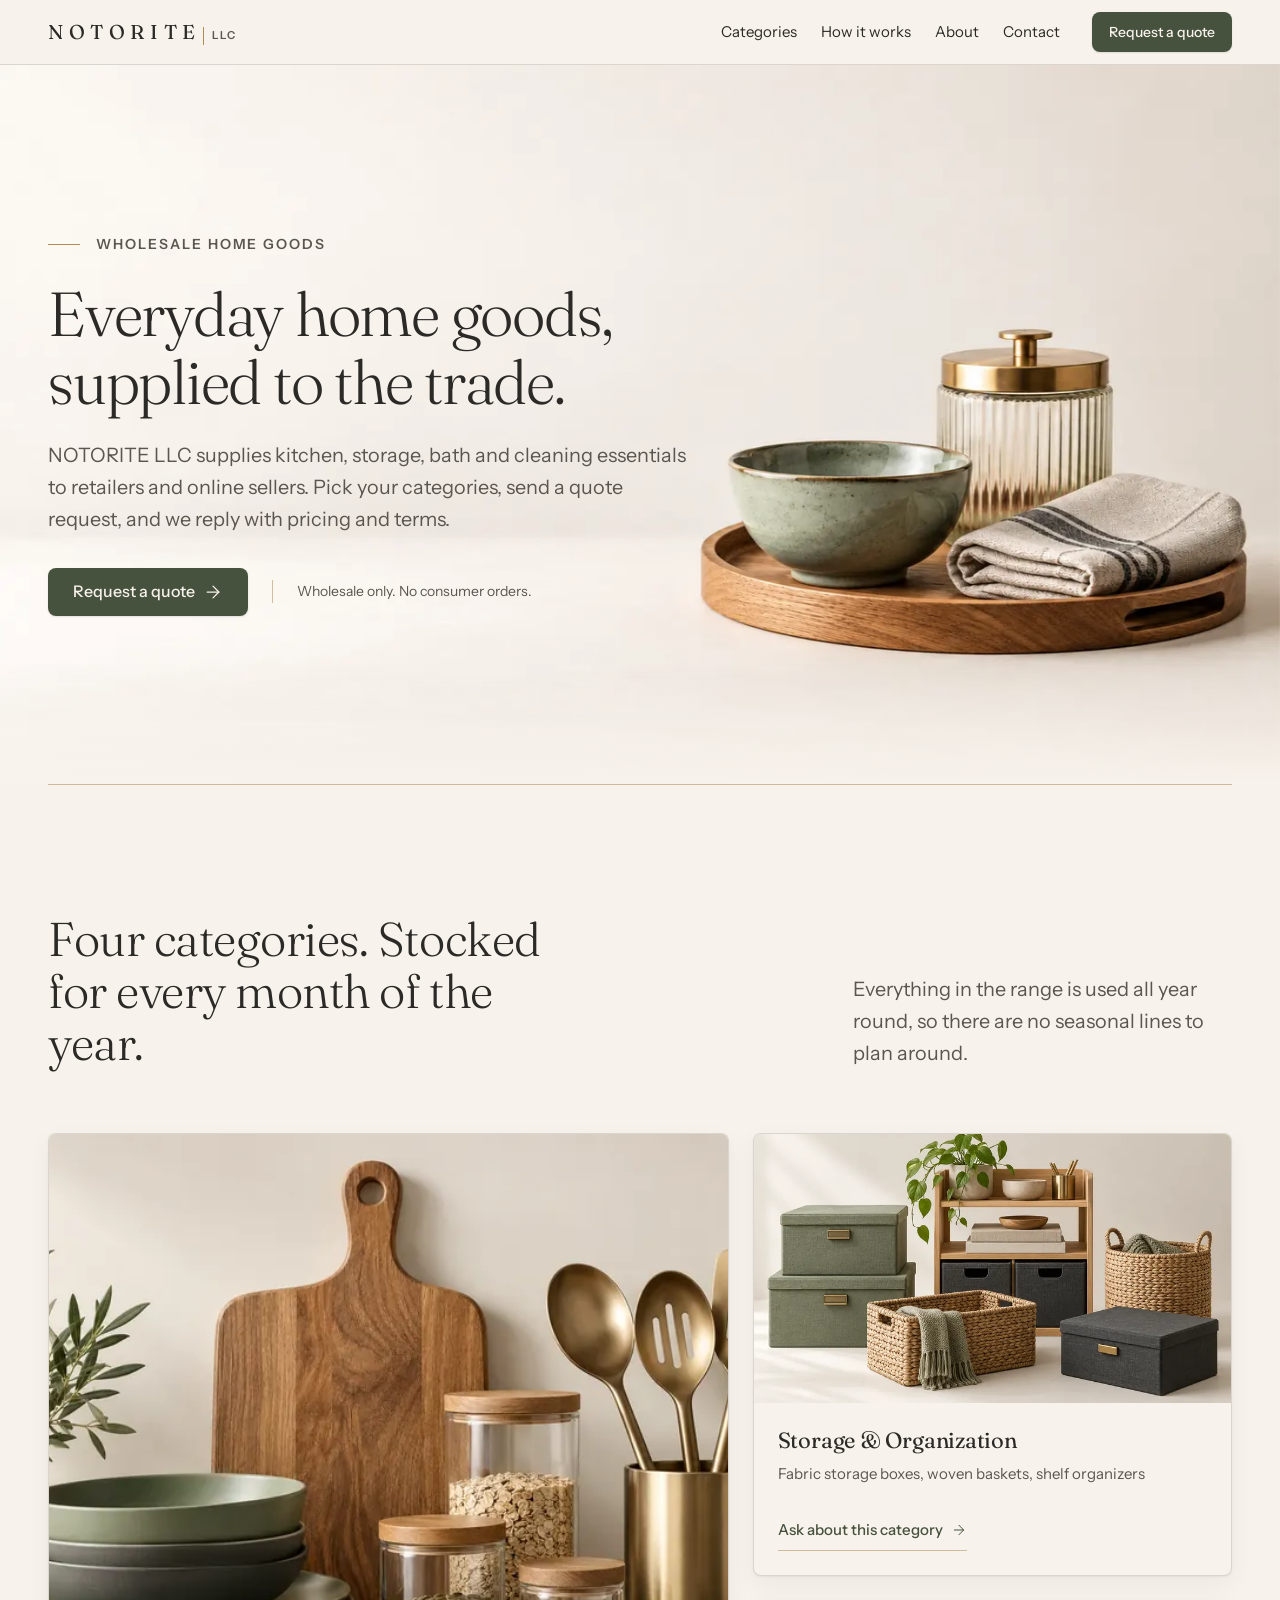
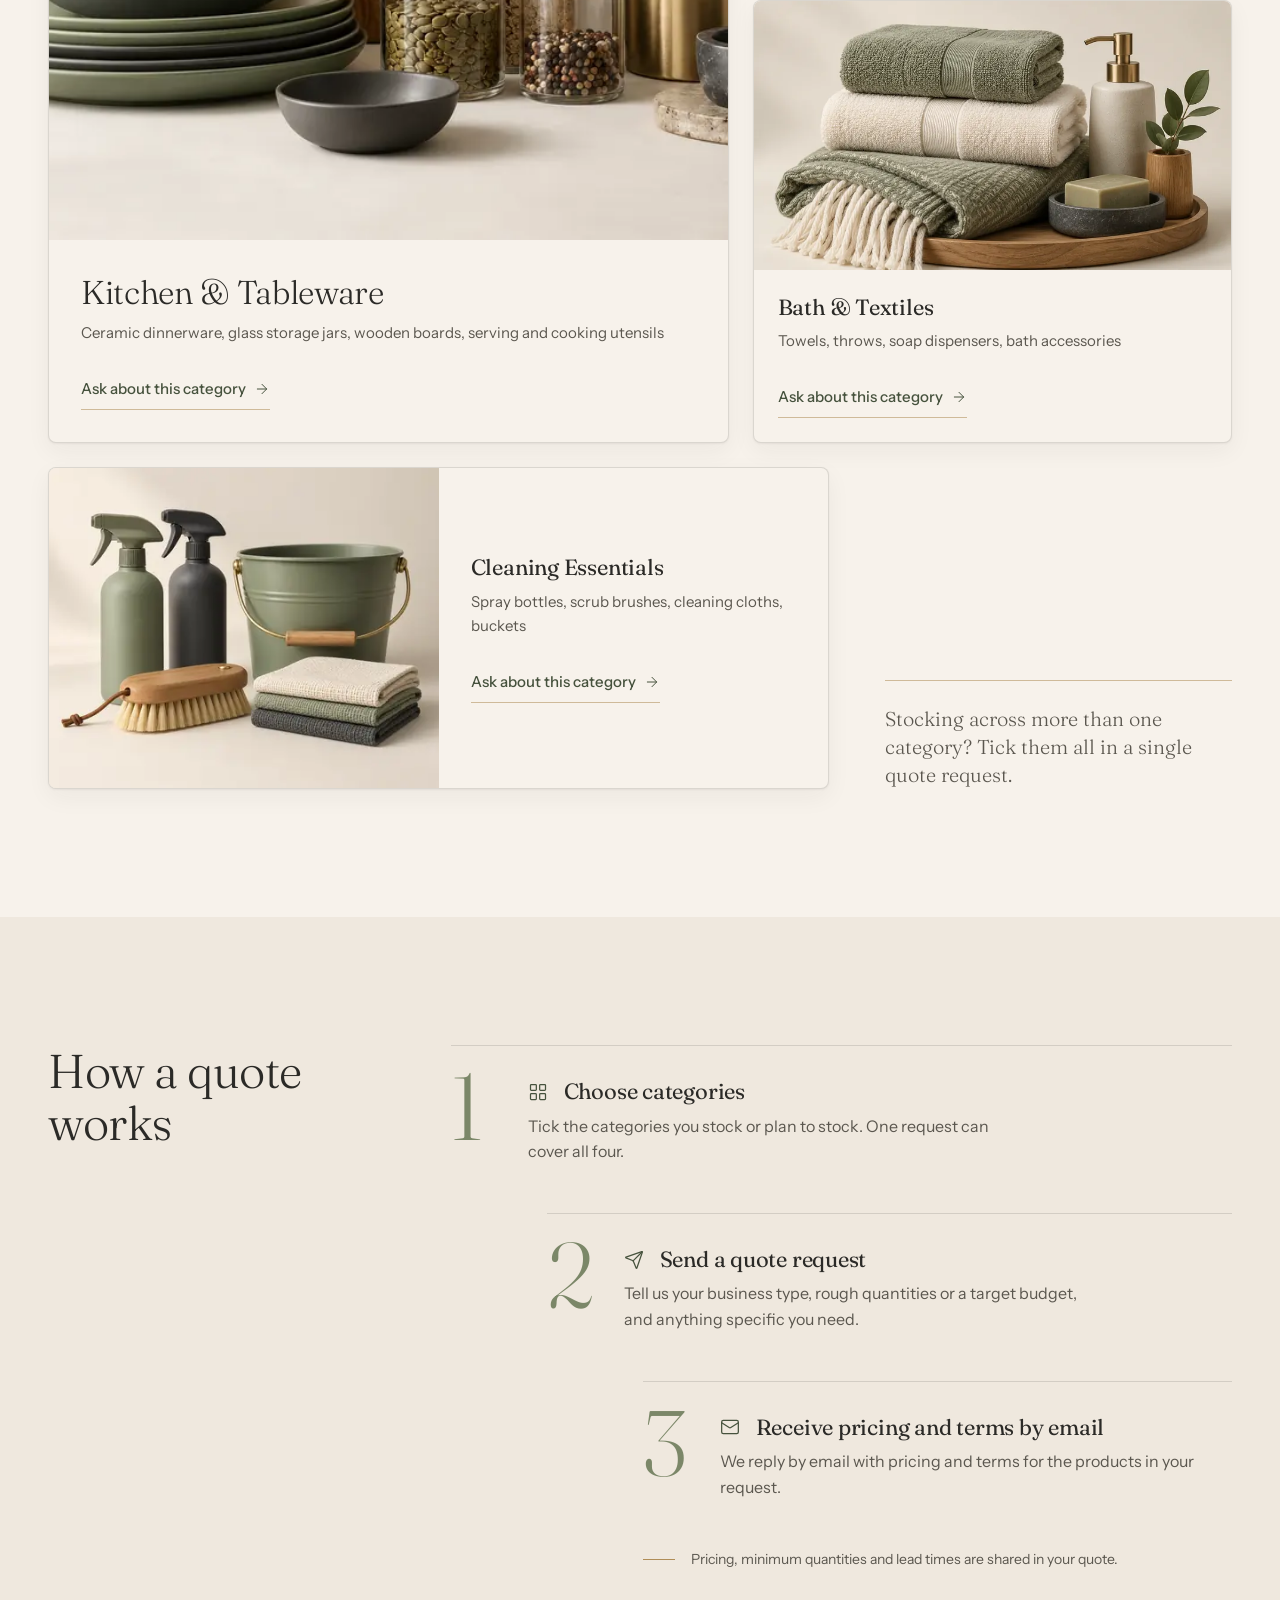
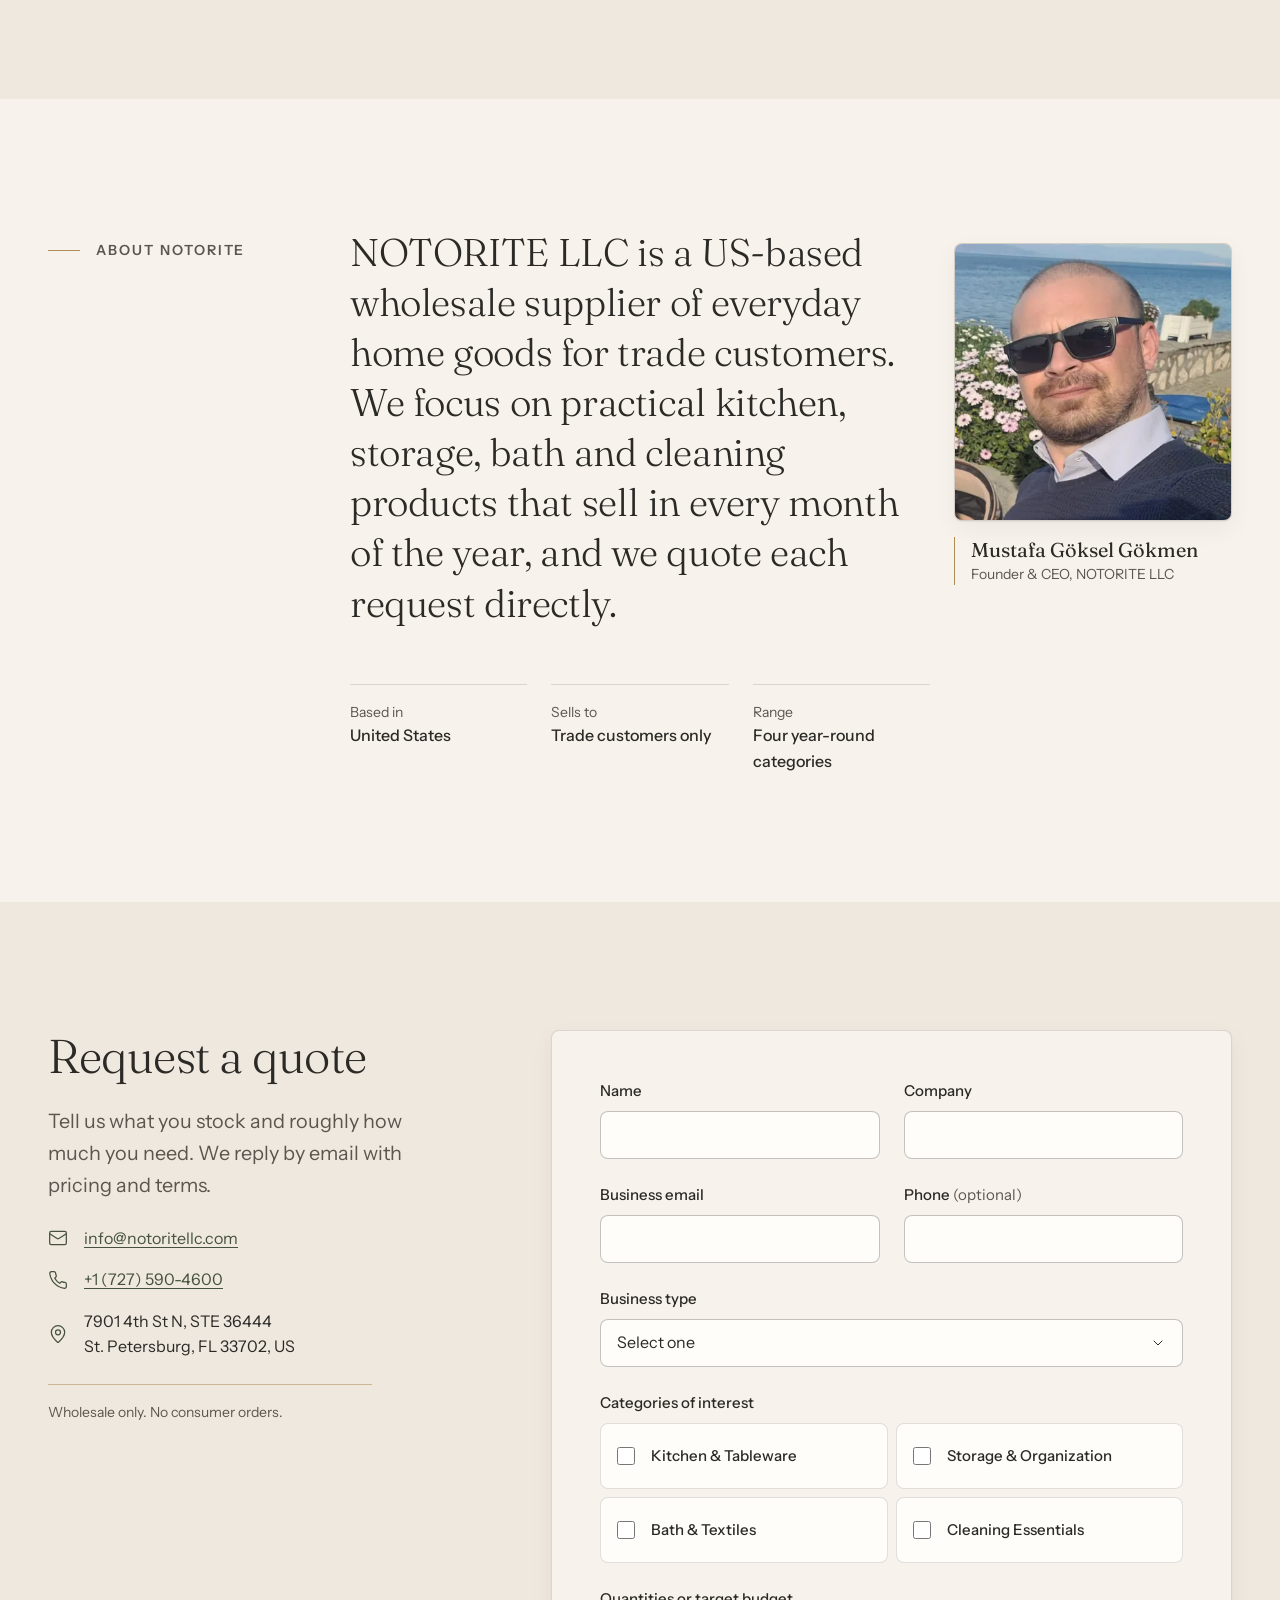
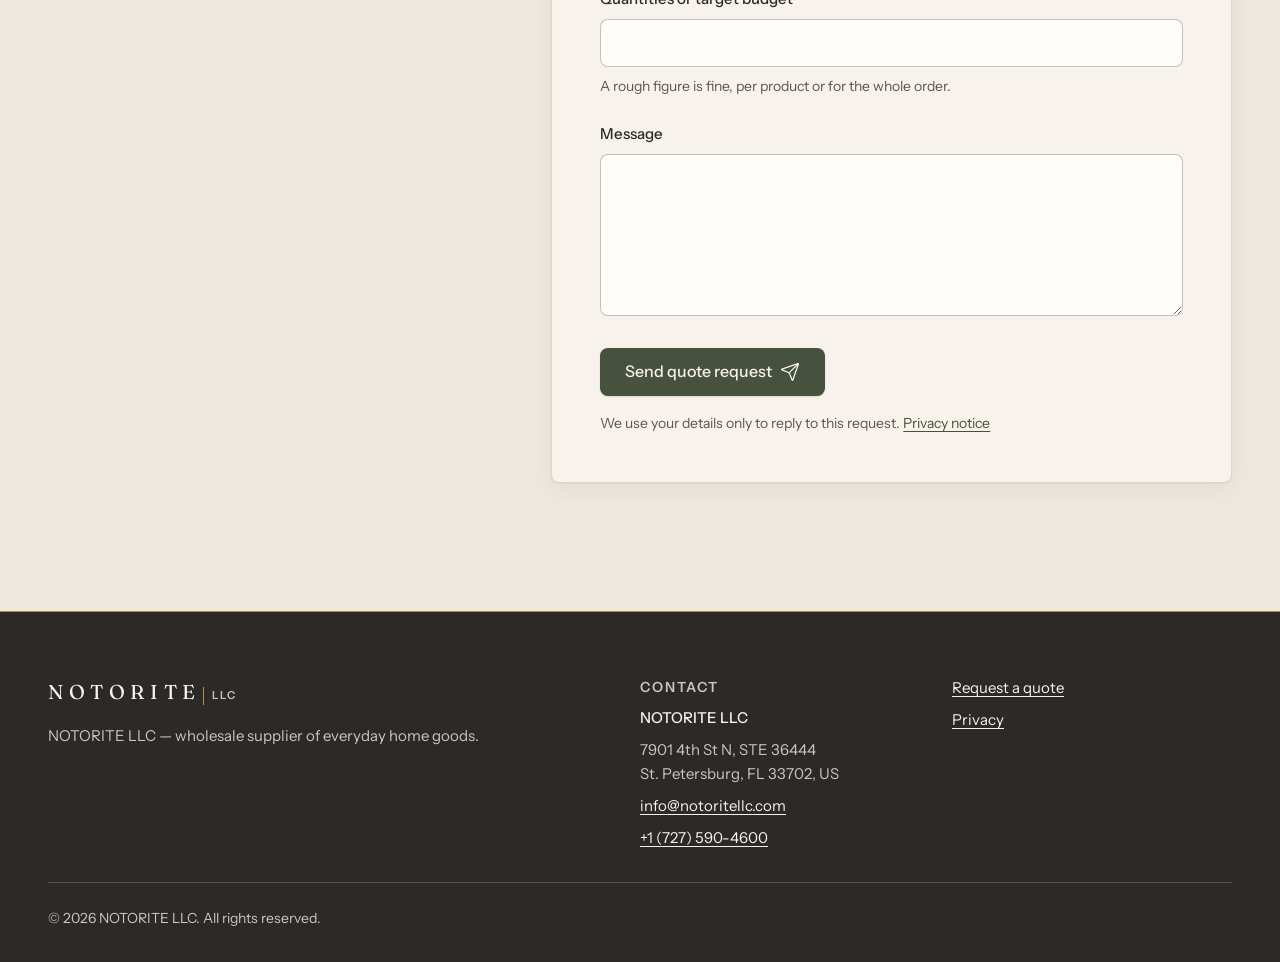
<file: index.html>
<!doctype html>
<html lang="en-US">
<head>
  <meta charset="utf-8">
  <meta name="viewport" content="width=device-width, initial-scale=1">
  <title>NOTORITE LLC — Wholesale Everyday Home Goods for the Trade</title>
  <meta name="description" content="NOTORITE LLC is a US-based wholesale supplier of kitchen, storage, bath and cleaning essentials for retailers and online sellers. Request a quote for pricing and terms.">
  <link rel="canonical" href="https://notoritellc.com/">
  <meta name="theme-color" content="#F7F2EB">

  <meta property="og:type" content="website">
  <meta property="og:site_name" content="NOTORITE LLC">
  <meta property="og:title" content="NOTORITE LLC — Everyday home goods, supplied to the trade">
  <meta property="og:description" content="Kitchen, storage, bath and cleaning essentials for retailers and online sellers. Wholesale only.">
  <meta property="og:url" content="https://notoritellc.com/">
  <meta property="og:image" content="https://notoritellc.com/assets/img/og-image.jpg">
  <meta property="og:image:width" content="1200">
  <meta property="og:image:height" content="630">
  <meta property="og:image:alt" content="A sage ceramic bowl, a ribbed glass jar with a brass lid and a folded linen towel on a round oak tray.">
  <meta property="og:locale" content="en_US">
  <meta name="twitter:card" content="summary_large_image">
  <meta name="twitter:title" content="NOTORITE LLC — Everyday home goods, supplied to the trade">
  <meta name="twitter:description" content="Kitchen, storage, bath and cleaning essentials for retailers and online sellers. Wholesale only.">
  <meta name="twitter:image" content="https://notoritellc.com/assets/img/og-image.jpg">

  <link rel="icon" href="favicon.ico" sizes="48x48">
  <link rel="icon" href="favicon.svg" type="image/svg+xml">
  <link rel="apple-touch-icon" href="apple-touch-icon.png">

  <link rel="preload" as="image" type="image/webp" href="assets/img/hero-mobile-600.webp"
        imagesrcset="assets/img/hero-mobile-600.webp 600w, assets/img/hero-mobile-800.webp 800w, assets/img/hero-mobile-1000.webp 1000w"
        imagesizes="100vw" media="(max-width: 1023px)" fetchpriority="high">
  <link rel="preload" as="image" type="image/webp" href="assets/img/hero.webp"
        imagesrcset="assets/img/hero-800.webp 800w, assets/img/hero.webp 1400w"
        imagesizes="100vw" media="(min-width: 1024px)" fetchpriority="high">

  <link rel="preconnect" href="https://fonts.googleapis.com">
  <link rel="preconnect" href="https://fonts.gstatic.com" crossorigin>
  <link rel="preload" as="style" href="https://fonts.googleapis.com/css2?family=Fraunces:opsz,wght@9..144,300;9..144,400&family=Instrument+Sans:wght@400;500;600&display=swap">
  <link rel="stylesheet" href="https://fonts.googleapis.com/css2?family=Fraunces:opsz,wght@9..144,300;9..144,400&family=Instrument+Sans:wght@400;500;600&display=swap" media="print" onload="this.media='all'">
  <noscript><link rel="stylesheet" href="https://fonts.googleapis.com/css2?family=Fraunces:opsz,wght@9..144,300;9..144,400&family=Instrument+Sans:wght@400;500;600&display=swap"></noscript>
  <link rel="stylesheet" href="assets/css/styles.css">

  <script type="application/ld+json" id="org-jsonld">
  {
    "@context": "https://schema.org",
    "@type": "Organization",
    "name": "NOTORITE LLC",
    "legalName": "NOTORITE LLC",
    "url": "https://notoritellc.com/",
    "logo": "https://notoritellc.com/apple-touch-icon.png",
    "description": "US-based wholesale supplier of everyday home goods — kitchen, storage, bath and cleaning essentials — for trade customers.",
    "founder": { "@type": "Person", "name": "Mustafa Göksel Gökmen", "jobTitle": "Founder & CEO" }
  }
  </script>
  <script>document.documentElement.classList.add("js")</script>
  <script src="config.js" defer></script>
  <script src="assets/js/main.js" defer></script>
</head>
<body>
  <a class="skip-link" href="#main">Skip to content</a>

  <!-- Lucide icons (outline family), inlined once and reused -->
  <svg width="0" height="0" class="sprite" aria-hidden="true" focusable="false">
    <symbol id="i-arrow-right" viewBox="0 0 24 24"><path d="M5 12h14"/><path d="m12 5 7 7-7 7"/></symbol>
    <symbol id="i-menu" viewBox="0 0 24 24"><path d="M4 6h16"/><path d="M4 12h16"/><path d="M4 18h16"/></symbol>
    <symbol id="i-x" viewBox="0 0 24 24"><path d="M18 6 6 18"/><path d="m6 6 12 12"/></symbol>
    <symbol id="i-grid" viewBox="0 0 24 24"><rect width="7" height="7" x="3" y="3" rx="1"/><rect width="7" height="7" x="14" y="3" rx="1"/><rect width="7" height="7" x="14" y="14" rx="1"/><rect width="7" height="7" x="3" y="14" rx="1"/></symbol>
    <symbol id="i-send" viewBox="0 0 24 24"><path d="M14.536 21.686a.5.5 0 0 0 .937-.024l6.5-19a.496.496 0 0 0-.635-.635l-19 6.5a.5.5 0 0 0-.024.937l7.93 3.18a2 2 0 0 1 1.112 1.11z"/><path d="m21.854 2.147-10.94 10.939"/></symbol>
    <symbol id="i-mail" viewBox="0 0 24 24"><rect width="20" height="16" x="2" y="4" rx="2"/><path d="m22 7-8.97 5.7a1.94 1.94 0 0 1-2.06 0L2 7"/></symbol>
    <symbol id="i-phone" viewBox="0 0 24 24"><path d="M22 16.92v3a2 2 0 0 1-2.18 2 19.79 19.79 0 0 1-8.63-3.07 19.5 19.5 0 0 1-6-6 19.79 19.79 0 0 1-3.07-8.67A2 2 0 0 1 4.11 2h3a2 2 0 0 1 2 1.72 12.84 12.84 0 0 0 .7 2.81 2 2 0 0 1-.45 2.11L8.09 9.91a16 16 0 0 0 6 6l1.27-1.27a2 2 0 0 1 2.11-.45 12.84 12.84 0 0 0 2.81.7A2 2 0 0 1 22 16.92z"/></symbol>
    <symbol id="i-pin" viewBox="0 0 24 24"><path d="M20 10c0 4.993-5.539 10.193-7.399 11.799a1 1 0 0 1-1.202 0C9.539 20.193 4 14.993 4 10a8 8 0 0 1 16 0"/><circle cx="12" cy="10" r="3"/></symbol>
    <symbol id="i-check-circle" viewBox="0 0 24 24"><circle cx="12" cy="12" r="10"/><path d="m9 12 2 2 4-4"/></symbol>
  </svg>

  <header class="site-header" id="top">
    <div class="container header-inner">
      <a class="wordmark" href="#top">
        <span class="wordmark-name">NOTORITE</span> <span class="wordmark-llc">LLC</span>
      </a>

      <nav class="site-nav" aria-label="Primary">
        <button class="nav-toggle" type="button" aria-expanded="false" aria-controls="nav-panel">
          <svg class="icon" aria-hidden="true"><use href="#i-menu"/></svg>
          <span class="nav-toggle-label">Menu</span>
        </button>
        <div class="nav-panel" id="nav-panel">
          <ul class="nav-list">
            <li><a href="#categories">Categories</a></li>
            <li><a href="#how">How it works</a></li>
            <li><a href="#about">About</a></li>
            <li><a href="#contact">Contact</a></li>
          </ul>
          <a class="btn btn-primary btn-small" href="#contact">Request a quote</a>
        </div>
      </nav>
    </div>
  </header>

  <main id="main">
    <!-- 1. HERO — one message: who we supply and how to start -->
    <section class="hero" aria-labelledby="hero-title">
      <div class="container hero-inner">
        <p class="eyebrow" data-hero>Wholesale home goods</p>
        <h1 id="hero-title" data-hero>Everyday home goods, supplied to the trade.</h1>
        <p class="hero-lede" data-hero>NOTORITE LLC supplies kitchen, storage, bath and cleaning essentials to retailers and online sellers. Pick your categories, send a quote request, and we reply with pricing and terms.</p>
        <div class="hero-actions" data-hero>
          <a class="btn btn-primary" href="#contact">
            Request a quote
            <svg class="icon" aria-hidden="true"><use href="#i-arrow-right"/></svg>
          </a>
          <p class="hero-note">Wholesale only. No consumer orders.</p>
        </div>
      </div>
      <div class="hero-media">
        <picture>
          <source media="(max-width: 1023px)" type="image/webp"
                  srcset="assets/img/hero-mobile-600.webp 600w, assets/img/hero-mobile-800.webp 800w, assets/img/hero-mobile-1000.webp 1000w"
                  sizes="100vw">
          <source media="(min-width: 1024px)" type="image/webp"
                  srcset="assets/img/hero-800.webp 800w, assets/img/hero.webp 1400w"
                  sizes="100vw">
          <img src="assets/img/hero.jpg" width="1400" height="788" loading="eager" fetchpriority="high" decoding="async"
               alt="A sage-green ceramic bowl, a ribbed glass storage jar with a brass lid and a folded striped linen towel on a round oak serving tray.">
        </picture>
      </div>
      <div class="container hero-rule" aria-hidden="true"></div>
    </section>

    <!-- 2. CATEGORIES — one message: four year-round categories -->
    <section class="section categories" id="categories" aria-labelledby="cat-title">
      <div class="container">
        <div class="section-head cat-head">
          <h2 id="cat-title" data-reveal="major">Four categories. Stocked for every month of the year.</h2>
          <p class="section-intro" data-reveal>Everything in the range is used all year round, so there are no seasonal lines to plan around.</p>
        </div>

        <div class="bento">
          <article class="card card-kitchen" data-reveal="major">
            <figure class="card-media">
              <img src="assets/img/cat-kitchen-800.webp"
                   srcset="assets/img/cat-kitchen-480.webp 480w, assets/img/cat-kitchen-800.webp 800w, assets/img/cat-kitchen.webp 1400w"
                   sizes="(min-width: 1024px) 58vw, 100vw"
                   width="1400" height="1050" loading="lazy" decoding="async"
                   alt="Stacked sage and charcoal dinner plates and bowls, a wooden cutting board, glass storage jars with wooden lids and brass serving utensils in a brass holder.">
            </figure>
            <div class="card-body">
              <h3>Kitchen &amp; Tableware</h3>
              <p class="card-items">Ceramic dinnerware, glass storage jars, wooden boards, serving and cooking utensils</p>
              <a class="card-link" href="#contact" data-category="kitchen">Ask about this category<svg class="icon" aria-hidden="true"><use href="#i-arrow-right"/></svg><span class="visually-hidden">: Kitchen &amp; Tableware</span></a>
            </div>
          </article>

          <article class="card card-storage" data-reveal>
            <figure class="card-media">
              <img src="assets/img/cat-storage-800.webp"
                   srcset="assets/img/cat-storage-480.webp 480w, assets/img/cat-storage-800.webp 800w, assets/img/cat-storage.webp 1400w"
                   sizes="(min-width: 1024px) 40vw, (min-width: 768px) 50vw, 100vw"
                   width="1400" height="1050" loading="lazy" decoding="async"
                   alt="Sage and charcoal fabric storage boxes with brass label holders, woven baskets and a small wooden shelf organizer.">
            </figure>
            <div class="card-body">
              <h3>Storage &amp; Organization</h3>
              <p class="card-items">Fabric storage boxes, woven baskets, shelf organizers</p>
              <a class="card-link" href="#contact" data-category="storage">Ask about this category<svg class="icon" aria-hidden="true"><use href="#i-arrow-right"/></svg><span class="visually-hidden">: Storage &amp; Organization</span></a>
            </div>
          </article>

          <article class="card card-bath" data-reveal>
            <figure class="card-media">
              <img src="assets/img/cat-bath-800.webp"
                   srcset="assets/img/cat-bath-480.webp 480w, assets/img/cat-bath-800.webp 800w, assets/img/cat-bath.webp 1400w"
                   sizes="(min-width: 1024px) 40vw, (min-width: 768px) 50vw, 100vw"
                   width="1400" height="1050" loading="lazy" decoding="async"
                   alt="Folded sage and cream towels, a knitted throw with fringe, a ceramic soap dispenser with a brass pump and a soap dish on a wooden tray.">
            </figure>
            <div class="card-body">
              <h3>Bath &amp; Textiles</h3>
              <p class="card-items">Towels, throws, soap dispensers, bath accessories</p>
              <a class="card-link" href="#contact" data-category="bath">Ask about this category<svg class="icon" aria-hidden="true"><use href="#i-arrow-right"/></svg><span class="visually-hidden">: Bath &amp; Textiles</span></a>
            </div>
          </article>

          <article class="card card-cleaning" data-reveal="major">
            <figure class="card-media">
              <img src="assets/img/cat-cleaning-800.webp"
                   srcset="assets/img/cat-cleaning-480.webp 480w, assets/img/cat-cleaning-800.webp 800w, assets/img/cat-cleaning.webp 1400w"
                   sizes="(min-width: 1024px) 32vw, (min-width: 768px) 50vw, 100vw"
                   width="1400" height="1050" loading="lazy" decoding="async"
                   alt="Sage and charcoal spray bottles, a wooden scrub brush, a sage metal bucket with a brass handle and a stack of folded cleaning cloths.">
            </figure>
            <div class="card-body">
              <h3>Cleaning Essentials</h3>
              <p class="card-items">Spray bottles, scrub brushes, cleaning cloths, buckets</p>
              <a class="card-link" href="#contact" data-category="cleaning">Ask about this category<svg class="icon" aria-hidden="true"><use href="#i-arrow-right"/></svg><span class="visually-hidden">: Cleaning Essentials</span></a>
            </div>
          </article>

          <aside class="cat-aside" data-reveal>
            <p>Stocking across more than one category? Tick them all in a single quote request.</p>
          </aside>
        </div>
      </div>
    </section>

    <!-- 3. HOW IT WORKS — one message: quoting is three steps -->
    <section class="section how" id="how" aria-labelledby="how-title">
      <div class="container how-grid">
        <div class="how-head">
          <h2 id="how-title" data-reveal="major">How a quote works</h2>
        </div>
        <ol class="steps">
          <li class="step" data-reveal="major">
            <span class="step-num" aria-hidden="true">1</span>
            <div class="step-body">
              <h3><svg class="icon" aria-hidden="true"><use href="#i-grid"/></svg>Choose categories</h3>
              <p>Tick the categories you stock or plan to stock. One request can cover all four.</p>
            </div>
          </li>
          <li class="step" data-reveal="major">
            <span class="step-num" aria-hidden="true">2</span>
            <div class="step-body">
              <h3><svg class="icon" aria-hidden="true"><use href="#i-send"/></svg>Send a quote request</h3>
              <p>Tell us your business type, rough quantities or a target budget, and anything specific you need.</p>
            </div>
          </li>
          <li class="step" data-reveal="major">
            <span class="step-num" aria-hidden="true">3</span>
            <div class="step-body">
              <h3><svg class="icon" aria-hidden="true"><use href="#i-mail"/></svg>Receive pricing and terms by email</h3>
              <p>We reply by email with pricing and terms for the products in your request.</p>
            </div>
          </li>
        </ol>
        <p class="how-note" data-reveal>Pricing, minimum quantities and lead times are shared in your quote.</p>
      </div>
    </section>

    <!-- 4. ABOUT — one message: who NOTORITE is -->
    <section class="section about" id="about" aria-labelledby="about-title">
      <div class="container about-grid">
        <h2 id="about-title" class="label" data-reveal>About NOTORITE</h2>
        <p class="about-statement" data-reveal="major">NOTORITE LLC is a US-based wholesale supplier of everyday home goods for trade customers. We focus on practical kitchen, storage, bath and cleaning products that sell in every month of the year, and we quote each request directly.</p>
        <dl class="about-facts" data-reveal>
          <div><dt>Based in</dt><dd>United States</dd></div>
          <div><dt>Sells to</dt><dd>Trade customers only</dd></div>
          <div><dt>Range</dt><dd>Four year-round categories</dd></div>
        </dl>
        <figure class="founder" data-reveal>
          <div class="founder-photo">
            <img src="assets/img/founder-mustafa-gokmen-400.webp"
                 srcset="assets/img/founder-mustafa-gokmen-400.webp 400w, assets/img/founder-mustafa-gokmen.webp 640w"
                 sizes="(min-width: 1024px) 280px, 240px"
                 width="640" height="640" loading="lazy" decoding="async"
                 alt="Portrait of Mustafa Göksel Gökmen, Founder and CEO of NOTORITE LLC.">
          </div>
          <figcaption>
            <span class="founder-name">Mustafa Göksel Gökmen</span>
            <span class="founder-role">Founder &amp; CEO, NOTORITE LLC</span>
          </figcaption>
        </figure>
      </div>
    </section>

    <!-- 5. REQUEST A QUOTE — one message: send us your request -->
    <section class="section contact" id="contact" aria-labelledby="contact-title">
      <div class="container contact-grid">
        <div class="contact-intro">
          <h2 id="contact-title" data-reveal="major">Request a quote</h2>
          <p data-reveal>Tell us what you stock and roughly how much you need. We reply by email with pricing and terms.</p>
          <ul class="contact-details" data-config-group hidden>
            <li data-config-field="CONTACT_EMAIL" hidden><svg class="icon" aria-hidden="true"><use href="#i-mail"/></svg><a data-config-value href="#"></a></li>
            <li data-config-field="PHONE" hidden><svg class="icon" aria-hidden="true"><use href="#i-phone"/></svg><a data-config-value href="#"></a></li>
            <li data-config-field="ADDRESS" hidden><svg class="icon" aria-hidden="true"><use href="#i-pin"/></svg><span data-config-value></span></li>
          </ul>
          <p class="contact-note" data-reveal>Wholesale only. No consumer orders.</p>
        </div>

        <div class="form-wrap" data-reveal="major">
          <form class="quote-form" id="quote-form" novalidate>
            <div class="form-grid">
              <div class="field">
                <label for="f-name">Name</label>
                <input id="f-name" name="name" type="text" autocomplete="name" required aria-describedby="f-name-err">
                <p class="field-error" id="f-name-err"></p>
              </div>
              <div class="field">
                <label for="f-company">Company</label>
                <input id="f-company" name="company" type="text" autocomplete="organization" required aria-describedby="f-company-err">
                <p class="field-error" id="f-company-err"></p>
              </div>
              <div class="field">
                <label for="f-email">Business email</label>
                <input id="f-email" name="email" type="email" autocomplete="email" inputmode="email" required aria-describedby="f-email-err">
                <p class="field-error" id="f-email-err"></p>
              </div>
              <div class="field">
                <label for="f-phone">Phone <span class="optional">(optional)</span></label>
                <input id="f-phone" name="phone" type="tel" autocomplete="tel" aria-describedby="f-phone-err">
                <p class="field-error" id="f-phone-err"></p>
              </div>

              <div class="field field-full">
                <label for="f-type">Business type</label>
                <select id="f-type" name="business_type" required aria-describedby="f-type-err">
                  <option value="">Select one</option>
                  <option>Retailer</option>
                  <option>Online seller</option>
                  <option>Hospitality</option>
                  <option>Other</option>
                </select>
                <p class="field-error" id="f-type-err"></p>
              </div>

              <fieldset class="field field-full checks" aria-describedby="f-cats-err">
                <legend>Categories of interest</legend>
                <div class="check-grid">
                  <label class="check"><input type="checkbox" name="categories" value="Kitchen & Tableware" data-cat="kitchen"><span>Kitchen &amp; Tableware</span></label>
                  <label class="check"><input type="checkbox" name="categories" value="Storage & Organization" data-cat="storage"><span>Storage &amp; Organization</span></label>
                  <label class="check"><input type="checkbox" name="categories" value="Bath & Textiles" data-cat="bath"><span>Bath &amp; Textiles</span></label>
                  <label class="check"><input type="checkbox" name="categories" value="Cleaning Essentials" data-cat="cleaning"><span>Cleaning Essentials</span></label>
                </div>
                <p class="field-error" id="f-cats-err"></p>
              </fieldset>

              <div class="field field-full">
                <label for="f-qty">Quantities or target budget</label>
                <input id="f-qty" name="quantities" type="text" aria-describedby="f-qty-hint">
                <p class="field-hint" id="f-qty-hint">A rough figure is fine, per product or for the whole order.</p>
              </div>

              <div class="field field-full">
                <label for="f-msg">Message</label>
                <textarea id="f-msg" name="message" rows="5" aria-describedby="f-msg-err"></textarea>
                <p class="field-error" id="f-msg-err"></p>
              </div>

              <!-- Honeypot: hidden from people, tempting to bots -->
              <div class="hp" aria-hidden="true">
                <label for="f-website">Website</label>
                <input id="f-website" name="website" type="text" tabindex="-1" autocomplete="off">
              </div>
            </div>

            <p class="form-status" role="alert" aria-live="assertive"></p>

            <div class="form-actions">
              <button class="btn btn-primary" type="submit">
                <span class="btn-label">Send quote request</span>
                <svg class="icon" aria-hidden="true"><use href="#i-send"/></svg>
              </button>
              <p class="privacy-note">We use your details only to reply to this request. <a href="privacy.html">Privacy notice</a></p>
            </div>
          </form>

          <div class="form-success" id="form-success" hidden tabindex="-1">
            <svg class="icon icon-lg" aria-hidden="true"><use href="#i-check-circle"/></svg>
            <h3 class="success-title">Thank you. Your request is in.</h3>
            <p class="success-text">We will reply by email with pricing and terms.</p>
            <button class="btn btn-quiet" type="button" id="form-reset">Send another request</button>
          </div>
        </div>
      </div>
    </section>
  </main>

  <footer class="site-footer">
    <div class="container footer-grid">
      <div class="footer-brand">
        <a class="wordmark wordmark-light" href="#top">
          <span class="wordmark-name">NOTORITE</span> <span class="wordmark-llc">LLC</span>
        </a>
        <p>NOTORITE LLC — wholesale supplier of everyday home goods.</p>
        <p data-config-field="STATE_OF_FORMATION" hidden>Organized in <span data-config-value></span>.</p>
      </div>
      <address class="footer-contact" data-config-group hidden>
        <p class="footer-label">Contact</p>
        <ul>
          <li class="footer-company">NOTORITE LLC</li>
          <li data-config-field="ADDRESS" hidden><span data-config-value></span></li>
          <li data-config-field="CONTACT_EMAIL" hidden><a data-config-value href="#"></a></li>
          <li data-config-field="PHONE" hidden><a data-config-value href="#"></a></li>
        </ul>
      </address>
      <ul class="footer-links">
        <li><a href="#contact">Request a quote</a></li>
        <li><a href="privacy.html">Privacy</a></li>
      </ul>
      <p class="footer-legal">© <span data-year>2026</span> NOTORITE LLC. All rights reserved.</p>
    </div>
  </footer>
</body>
</html>
</file>
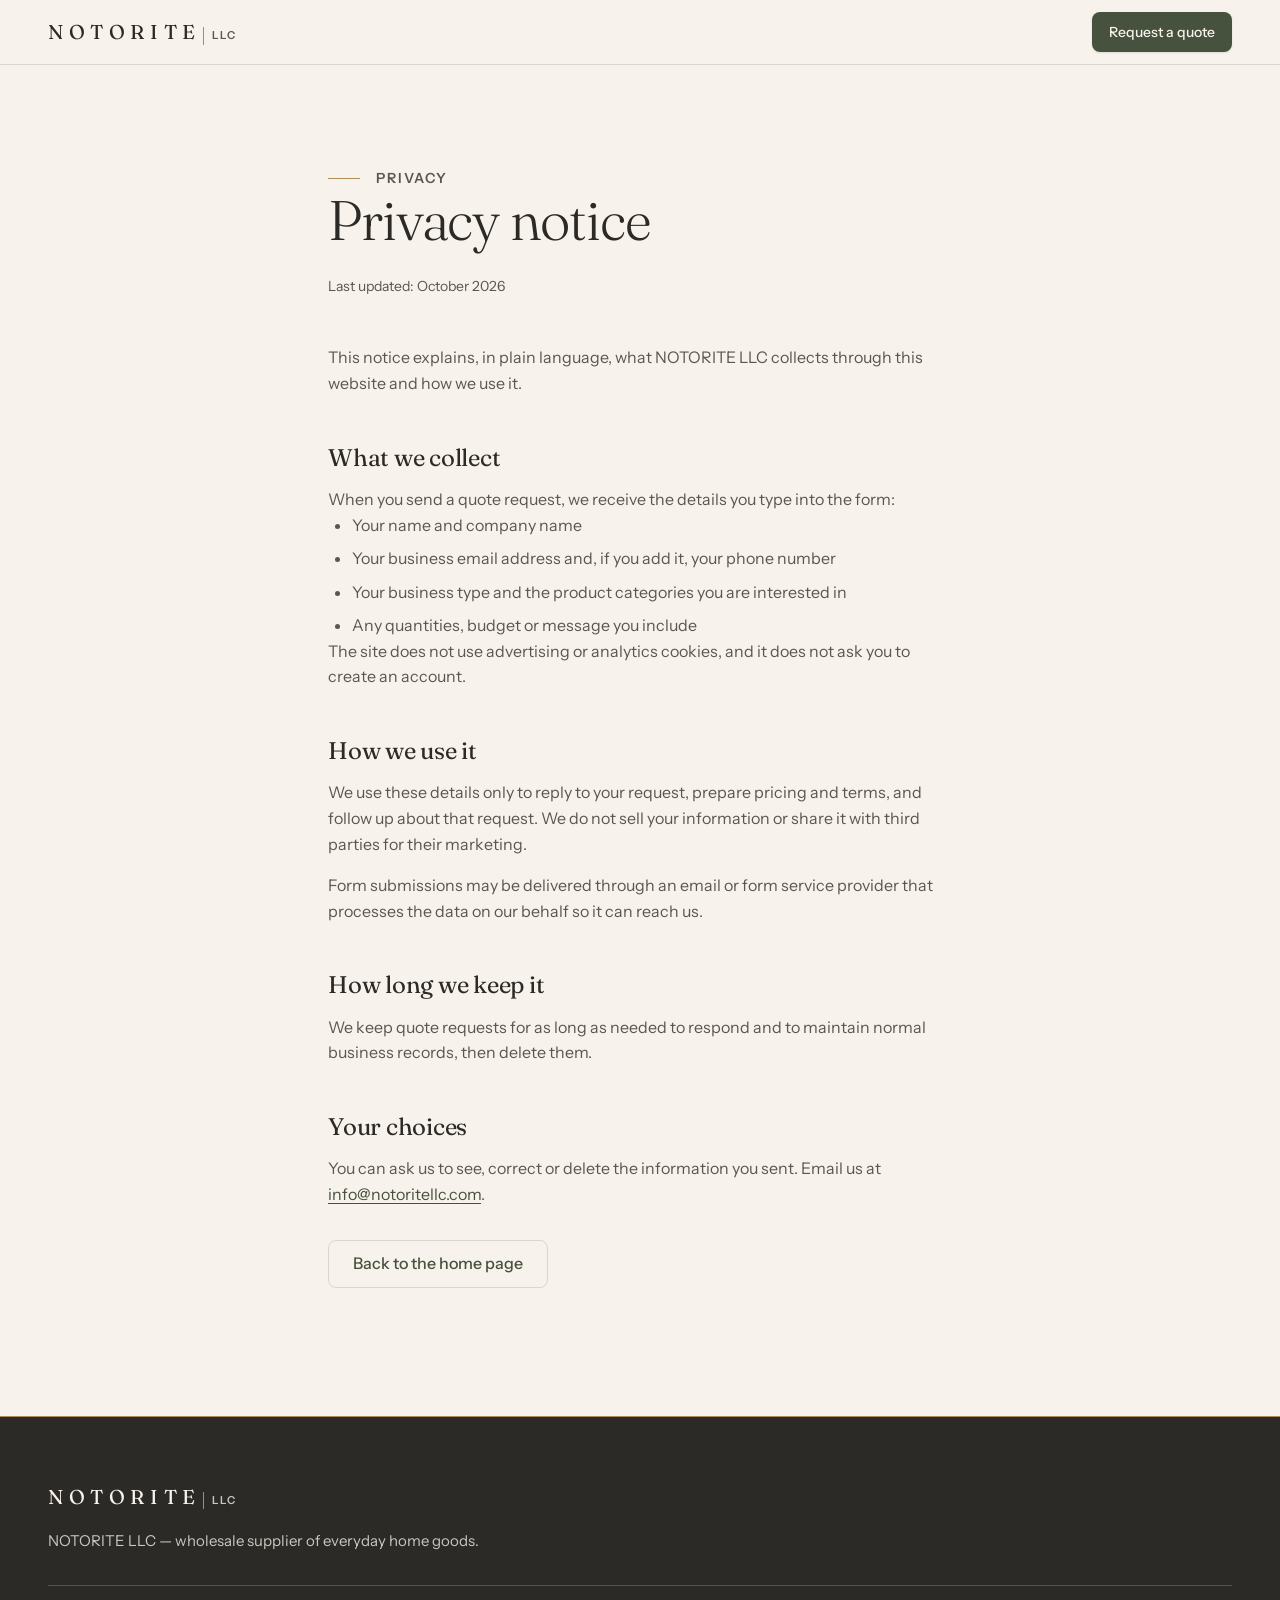
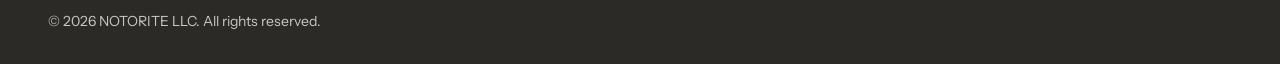
<file: privacy.html>
<!doctype html>
<!--
  DRAFT TEMPLATE — NOT LEGAL ADVICE.
  This privacy notice is a plain-language starting point. It must be reviewed and
  adjusted by the owner of NOTORITE LLC or by legal counsel before the site goes live
  (for example: which form provider is used, data retention period, and any state-law
  requirements such as CCPA/CPRA that may apply).
-->
<html lang="en-US">
<head>
  <meta charset="utf-8">
  <meta name="viewport" content="width=device-width, initial-scale=1">
  <title>Privacy Notice — NOTORITE LLC</title>
  <meta name="description" content="How NOTORITE LLC handles the information you send through the quote request form.">
  <link rel="canonical" href="https://notoritellc.com/privacy.html">
  <meta name="theme-color" content="#F7F2EB">
  <link rel="icon" href="favicon.ico" sizes="48x48">
  <link rel="icon" href="favicon.svg" type="image/svg+xml">
  <link rel="apple-touch-icon" href="apple-touch-icon.png">
  <link rel="preconnect" href="https://fonts.googleapis.com">
  <link rel="preconnect" href="https://fonts.gstatic.com" crossorigin>
  <link rel="preload" as="style" href="https://fonts.googleapis.com/css2?family=Fraunces:opsz,wght@9..144,300;9..144,400&family=Instrument+Sans:wght@400;500;600&display=swap">
  <link rel="stylesheet" href="https://fonts.googleapis.com/css2?family=Fraunces:opsz,wght@9..144,300;9..144,400&family=Instrument+Sans:wght@400;500;600&display=swap" media="print" onload="this.media='all'">
  <noscript><link rel="stylesheet" href="https://fonts.googleapis.com/css2?family=Fraunces:opsz,wght@9..144,300;9..144,400&family=Instrument+Sans:wght@400;500;600&display=swap"></noscript>
  <link rel="stylesheet" href="assets/css/styles.css">
  <script src="config.js" defer></script>
  <script src="assets/js/page.js" defer></script>
</head>
<body>
  <a class="skip-link" href="#main">Skip to content</a>
  <header class="site-header">
    <div class="container header-inner">
      <a class="wordmark" href="./">
        <span class="wordmark-name">NOTORITE</span> <span class="wordmark-llc">LLC</span>
      </a>
      <a class="btn btn-primary btn-small" href="./#contact">Request a quote</a>
    </div>
  </header>

  <main id="main" class="container page page-narrow">
    <p class="eyebrow">Privacy</p>
    <h1>Privacy notice</h1>
    <p class="meta">Last updated: <span data-updated>October 2026</span></p>

    <p>This notice explains, in plain language, what NOTORITE LLC collects through this website and how we use it.</p>

    <h2>What we collect</h2>
    <p>When you send a quote request, we receive the details you type into the form:</p>
    <ul>
      <li>Your name and company name</li>
      <li>Your business email address and, if you add it, your phone number</li>
      <li>Your business type and the product categories you are interested in</li>
      <li>Any quantities, budget or message you include</li>
    </ul>
    <p>The site does not use advertising or analytics cookies, and it does not ask you to create an account.</p>

    <h2>How we use it</h2>
    <p>We use these details only to reply to your request, prepare pricing and terms, and follow up about that request. We do not sell your information or share it with third parties for their marketing.</p>
    <p>Form submissions may be delivered through an email or form service provider that processes the data on our behalf so it can reach us.</p>

    <h2>How long we keep it</h2>
    <p>We keep quote requests for as long as needed to respond and to maintain normal business records, then delete them.</p>

    <h2>Your choices</h2>
    <p>You can ask us to see, correct or delete the information you sent. <span data-privacy-email hidden>Email us at <a data-config-value href="#"></a>.</span><span data-privacy-fallback>Reply to any email you received from us and we will handle it.</span></p>

    <a class="btn btn-quiet" href="./">Back to the home page</a>
  </main>

  <footer class="site-footer">
    <div class="container footer-grid">
      <div class="footer-brand">
        <a class="wordmark wordmark-light" href="./">
          <span class="wordmark-name">NOTORITE</span> <span class="wordmark-llc">LLC</span>
        </a>
        <p>NOTORITE LLC — wholesale supplier of everyday home goods.</p>
      </div>
      <p class="footer-legal">© <span data-year>2026</span> NOTORITE LLC. All rights reserved.</p>
    </div>
  </footer>
</body>
</html>
</file>
<file: assets/css/styles.css>
/* ==========================================================================
   NOTORITE LLC — styles
   Palette sampled from the product photography (see README "Brand tokens").
   Spacing: 8px scale only (--s-1 … --s-8) for margin, padding, gap and offsets.
   ========================================================================== */

:root {
  /* Palette */
  --paper: #F7F2EB;      /* page; matches the hero's empty cream (#F7F1EC) */
  --paper-2: #EFE8DE;    /* alternate sections */
  --ink: #2B2A27;        /* text, charcoal (12.9:1 on paper) */
  --ink-soft: #5B574F;   /* secondary text (6.5:1 on paper) */
  --sage: #7B8768;       /* fills, large numerals (3.4:1, large text only) */
  --sage-deep: #46523D;  /* buttons, links (7.4:1 on paper) */
  --brass: #B08D57;      /* hairlines and small ornaments ONLY, never text */
  --error: #9A3B2E;      /* form errors (6.2:1 on paper) */

  /* Derived lines and shadows (ink / brass at low alpha, never default grey) */
  --line: rgba(43, 42, 39, 0.14);
  --line-brass: rgba(176, 141, 87, 0.55);
  --shadow-rest: 0 1px 2px rgba(43, 42, 39, 0.06), 0 8px 24px rgba(43, 42, 39, 0.05);
  --shadow-lift: 0 2px 4px rgba(43, 42, 39, 0.06), 0 16px 32px rgba(70, 82, 61, 0.12), 0 0 0 1px rgba(176, 141, 87, 0.35);

  /* Spacing scale */
  --s-1: 8px;
  --s-2: 16px;
  --s-3: 24px;
  --s-4: 32px;
  --s-5: 48px;
  --s-6: 64px;
  --s-7: 96px;
  --s-8: 128px;

  /* Type */
  --font-serif: "Fraunces", Georgia, "Times New Roman", serif;
  --font-sans: "Instrument Sans", system-ui, -apple-system, "Segoe UI", Roboto, sans-serif;
  --fs-h1: clamp(2.5rem, 1rem + 3.6vw, 4.5rem);
  --fs-h2: clamp(2rem, 1.2rem + 2.2vw, 3.25rem);
  --fs-h3: 1.375rem;
  --fs-lede: clamp(1.0625rem, 1rem + 0.3vw, 1.25rem);
  --fs-body: 1rem;
  --fs-small: 0.875rem;

  --header-h: 64px;
  --radius: 8px;
  --ease: cubic-bezier(0.22, 0.61, 0.36, 1);
}

/* ---------- Reset / base ---------- */
*, *::before, *::after { box-sizing: border-box; }
[hidden] { display: none !important; }
html { -webkit-text-size-adjust: 100%; scroll-padding-top: calc(var(--header-h) + var(--s-3)); }
@media (prefers-reduced-motion: no-preference) { html { scroll-behavior: smooth; } }
body {
  margin: 0;
  background: var(--paper);
  color: var(--ink);
  font-family: var(--font-sans);
  font-size: var(--fs-body);
  line-height: 1.6;
  -webkit-font-smoothing: antialiased;
  text-rendering: optimizeLegibility;
}
img { display: block; max-width: 100%; height: auto; }
h1, h2, h3 { font-family: var(--font-serif); font-weight: 300; line-height: 1.1; margin: 0; letter-spacing: -0.01em; font-optical-sizing: auto; }
h1 { font-size: var(--fs-h1); letter-spacing: -0.02em; }
h2 { font-size: var(--fs-h2); }
h3 { font-size: var(--fs-h3); font-weight: 400; line-height: 1.25; }
p { margin: 0; }
ul, ol { margin: 0; padding: 0; list-style: none; }
a { color: var(--sage-deep); text-underline-offset: 0.2em; text-decoration-thickness: 1px; }
a:hover { color: var(--ink); }
figure { margin: 0; }
button, input, select, textarea { font: inherit; color: inherit; }

:focus-visible { outline: 2px solid var(--sage-deep); outline-offset: 3px; border-radius: 2px; }

.container { width: 100%; max-width: 1280px; margin-inline: auto; padding-inline: var(--s-3); }
@media (min-width: 768px) { .container { padding-inline: var(--s-5); } }

.visually-hidden {
  position: absolute !important; width: 1px; height: 1px; padding: 0; margin: -1px;
  overflow: hidden; clip: rect(0 0 0 0); white-space: nowrap; border: 0;
}
.sprite { position: absolute; }
.icon { width: 20px; height: 20px; flex: none; fill: none; stroke: currentColor; stroke-width: 1.5; stroke-linecap: round; stroke-linejoin: round; }
.icon-lg { width: 40px; height: 40px; stroke-width: 1.25; }

.skip-link {
  position: absolute; left: var(--s-2); top: var(--s-2); z-index: 100;
  padding: var(--s-1) var(--s-2); background: var(--ink); color: var(--paper);
  border-radius: var(--radius); transform: translateY(-200%);
}
.skip-link:focus { transform: none; color: var(--paper); }

.eyebrow, .label {
  font-family: var(--font-sans); font-size: var(--fs-small); font-weight: 600;
  letter-spacing: 0.14em; text-transform: uppercase; color: var(--ink-soft);
  display: inline-flex; align-items: center; gap: var(--s-2);
}
.eyebrow::before, .label::before { content: ""; width: var(--s-4); height: 1px; background: var(--brass); }

/* ---------- Buttons ---------- */
.btn {
  display: inline-flex; align-items: center; justify-content: center; gap: var(--s-1);
  min-height: 48px; padding: var(--s-1) var(--s-3);
  border: 1px solid transparent; border-radius: var(--radius);
  font-weight: 500; font-size: var(--fs-body); text-decoration: none; cursor: pointer;
  transition: transform 200ms ease-out, box-shadow 200ms ease-out, background-color 200ms ease-out, color 200ms ease-out;
}
.btn-primary { background: var(--sage-deep); color: var(--paper); box-shadow: 0 1px 2px rgba(43, 42, 39, 0.12); }
.btn-primary:hover { color: var(--paper); background: #3B4633; transform: translateY(-2px); box-shadow: 0 8px 24px rgba(70, 82, 61, 0.28); }
.btn-primary:active { transform: translateY(0); }
.btn-primary .icon { transition: transform 200ms ease-out; }
.btn-primary:hover .icon { transform: translateX(2px); }
.btn-small { min-height: 40px; padding: var(--s-1) var(--s-2); font-size: var(--fs-small); }
.btn-quiet { background: transparent; color: var(--sage-deep); border-color: var(--line); }
.btn-quiet:hover { color: var(--ink); border-color: var(--brass); transform: translateY(-2px); box-shadow: var(--shadow-rest); }
.btn[disabled] { opacity: 0.7; cursor: progress; transform: none; }

/* ---------- Wordmark ---------- */
.wordmark { display: inline-flex; align-items: baseline; gap: var(--s-1); color: var(--ink); text-decoration: none; }
.wordmark:hover { color: var(--ink); }
.wordmark-name { font-family: var(--font-serif); font-weight: 400; font-size: 1.25rem; letter-spacing: 0.28em; margin-right: -0.28em; }
.wordmark-llc {
  font-family: var(--font-sans); font-size: 0.6875rem; font-weight: 600; letter-spacing: 0.16em;
  padding-left: var(--s-1); border-left: 1px solid var(--brass); color: var(--ink-soft);
}
.wordmark-light, .wordmark-light:hover { color: var(--paper); }
.wordmark-light .wordmark-llc { color: rgba(247, 242, 235, 0.78); }

/* ---------- Header ---------- */
.site-header {
  position: sticky; top: 0; z-index: 50;
  background: var(--paper); border-bottom: 1px solid var(--line);
}
.header-inner { display: flex; align-items: center; justify-content: space-between; height: var(--header-h); }
.nav-toggle {
  display: inline-flex; align-items: center; gap: var(--s-1);
  min-height: 40px; padding: var(--s-1) var(--s-2);
  background: transparent; border: 1px solid var(--line); border-radius: var(--radius);
  cursor: pointer; font-size: var(--fs-small); font-weight: 500;
  transition: border-color 200ms ease-out, transform 200ms ease-out;
}
.nav-toggle:hover { border-color: var(--brass); transform: translateY(-1px); }
.nav-panel {
  position: absolute; left: 0; right: 0; top: var(--header-h);
  background: var(--paper); border-bottom: 1px solid var(--line);
  padding: var(--s-2) var(--s-3) var(--s-4);
  display: none; flex-direction: column; gap: var(--s-3);
  box-shadow: 0 16px 32px rgba(43, 42, 39, 0.08);
}
.nav-panel.is-open { display: flex; }
.nav-list a {
  display: block; padding: var(--s-2) 0; border-bottom: 1px solid var(--line);
  color: var(--ink); text-decoration: none; font-size: 1.125rem;
}
.nav-list a:hover { color: var(--sage-deep); }
.nav-panel .btn { align-self: flex-start; }

@media (min-width: 900px) {
  .nav-toggle { display: none; }
  .nav-panel {
    position: static; display: flex; flex-direction: row; align-items: center; gap: var(--s-4);
    padding: 0; border: 0; box-shadow: none; background: none;
  }
  .nav-list { display: flex; gap: var(--s-3); }
  .nav-list a { border: 0; padding: var(--s-1) 0; font-size: 0.9375rem; position: relative; }
  .nav-list a::after {
    content: ""; position: absolute; left: 0; right: 0; bottom: 0; height: 1px;
    background: var(--brass); transform: scaleX(0); transform-origin: left; transition: transform 200ms ease-out;
  }
  .nav-list a:hover::after { transform: scaleX(1); }
}

/* ---------- Hero ---------- */
.hero { position: relative; background: var(--paper); }
.hero-inner { position: relative; z-index: 2; padding-top: var(--s-5); padding-bottom: var(--s-4); display: flex; flex-direction: column; align-items: flex-start; }
.hero h1 { margin-top: var(--s-3); max-width: 14ch; }
.hero-lede { margin-top: var(--s-3); font-size: var(--fs-lede); color: var(--ink-soft); max-width: 46ch; }
.hero-actions { margin-top: var(--s-4); display: flex; flex-wrap: wrap; align-items: center; gap: var(--s-2) var(--s-3); }
.hero-note { font-size: var(--fs-small); color: var(--ink-soft); padding-left: var(--s-3); border-left: 1px solid var(--line-brass); }

.hero-media { position: relative; aspect-ratio: 4 / 3; overflow: hidden; }
.hero-media img { width: 100%; height: 100%; object-fit: cover; object-position: 60% 60%; }
/* Soft fade into the page so the photo's slightly darker backdrop never meets the paper in a hard seam */
.hero-media::after {
  content: ""; position: absolute; inset: auto 0 0 0; height: var(--s-7);
  background: linear-gradient(to bottom, rgba(247, 242, 235, 0), var(--paper));
  pointer-events: none;
}
.hero-rule { position: relative; z-index: 2; }
.hero-rule::before { content: ""; display: block; height: 1px; background: var(--line-brass); }

@media (min-width: 768px) {
  .hero-inner { padding-top: var(--s-6); padding-bottom: var(--s-5); }
  .hero-media { aspect-ratio: 16 / 10; }
}

@media (min-width: 1024px) {
  .hero {
    height: min(56.25vw, calc(100svh - var(--header-h)));
    min-height: 560px; max-height: 880px;
    display: flex; flex-direction: column;
  }
  .hero-inner { flex: 1; justify-content: center; padding-top: var(--s-6); padding-bottom: var(--s-6); }
  .hero-inner > * { max-width: min(54%, 640px); }
  .hero h1 { max-width: min(54%, 640px); }
  .hero-media { position: absolute; inset: 0; aspect-ratio: auto; z-index: 1; }
  .hero-media img { object-position: right 70%; }
  .hero-media::after { height: var(--s-8); }
}

/* Hero load-in: staggered, motion-safe only */
@media (prefers-reduced-motion: no-preference) {
  .js [data-hero] { opacity: 0; transform: translateY(var(--s-2)); animation: rise 500ms var(--ease) forwards; }
  .js [data-hero]:nth-child(2) { animation-delay: 50ms; }
  .js [data-hero]:nth-child(3) { animation-delay: 100ms; }
  .js [data-hero]:nth-child(4) { animation-delay: 150ms; }
  /* Photo is visible immediately (no fade) so it paints as soon as it loads */
  .js .hero-media img { animation: settle 900ms var(--ease) both; }
}
@keyframes rise { to { opacity: 1; transform: none; } }
@keyframes settle { from { transform: scale(1.02); } to { transform: none; } }

/* ---------- Sections ---------- */
.section { padding-block: var(--s-7); }
@media (min-width: 1024px) { .section { padding-block: var(--s-8); } }
.section-intro { color: var(--ink-soft); font-size: var(--fs-lede); max-width: 40ch; }

/* ---------- Categories (bento) ---------- */
.cat-head { display: grid; gap: var(--s-3); margin-bottom: var(--s-5); }
.cat-head h2 { max-width: 18ch; }

.bento { display: grid; gap: var(--s-3); grid-template-columns: 1fr; }

.card {
  display: flex; flex-direction: column;
  background: var(--paper); border: 1px solid var(--line); border-radius: var(--radius);
  overflow: hidden; box-shadow: var(--shadow-rest);
  transition: transform 200ms ease-out, box-shadow 200ms ease-out, border-color 200ms ease-out;
}
.card:hover { transform: translateY(-4px); box-shadow: var(--shadow-lift); border-color: transparent; }
.card-media { position: relative; aspect-ratio: 4 / 3; overflow: hidden; background: var(--paper-2); }
.card-media img { position: absolute; inset: 0; width: 100%; height: 100%; object-fit: cover; transition: transform 900ms var(--ease); }
.card:hover .card-media img { transform: scale(1.03); }
.card-body { display: flex; flex-direction: column; gap: var(--s-1); padding: var(--s-3); }
.card-items { color: var(--ink-soft); font-size: 0.9375rem; }
.card-link {
  margin-top: var(--s-2); align-self: flex-start;
  display: inline-flex; align-items: center; gap: var(--s-1);
  min-height: 40px; padding-block: var(--s-1);
  font-weight: 500; font-size: 0.9375rem; text-decoration: none; color: var(--sage-deep);
  border-bottom: 1px solid var(--line-brass);
  transition: color 200ms ease-out, border-color 200ms ease-out;
}
.card-link .icon { width: 16px; height: 16px; transition: transform 200ms ease-out; }
.card-link:hover { color: var(--ink); border-color: var(--brass); }
.card-link:hover .icon { transform: translateX(4px); }

.card-kitchen h3 { font-size: clamp(1.5rem, 1.1rem + 1.2vw, 2.25rem); font-weight: 300; }

.cat-aside {
  padding: var(--s-3) 0 0; border-top: 1px solid var(--line-brass);
  color: var(--ink-soft); font-family: var(--font-serif); font-size: 1.25rem; font-weight: 300; line-height: 1.4;
}

@media (min-width: 768px) {
  .bento { grid-template-columns: repeat(2, 1fr); }
  .card-kitchen, .card-cleaning, .cat-aside { grid-column: 1 / -1; }
  .card-cleaning { display: grid; grid-template-columns: 1fr 1fr; }
  .card-cleaning .card-media { aspect-ratio: auto; min-height: 280px; }
  .card-cleaning .card-body { padding: var(--s-4); justify-content: center; }
}

@media (min-width: 1024px) {
  .cat-head { grid-template-columns: repeat(12, 1fr); align-items: end; margin-bottom: var(--s-6); }
  .cat-head h2 { grid-column: 1 / span 7; }
  .cat-head .section-intro { grid-column: 9 / span 4; }

  .bento { grid-template-columns: repeat(12, 1fr); grid-auto-rows: auto; gap: var(--s-3); }
  .card-kitchen { grid-column: 1 / span 7; grid-row: 1 / span 2; }
  .card-kitchen .card-media { aspect-ratio: auto; flex: 1; min-height: 360px; }
  .card-kitchen .card-body { padding: var(--s-4); }
  .card-storage { grid-column: 8 / span 5; grid-row: 1; }
  .card-bath { grid-column: 8 / span 5; grid-row: 2; }
  .card-storage .card-media, .card-bath .card-media { aspect-ratio: 16 / 9; }
  .card-cleaning { grid-column: 1 / span 8; grid-row: 3; }
  .card-cleaning .card-media { min-height: 320px; }
  .cat-aside { grid-column: 9 / span 4; grid-row: 3; align-self: end; margin-left: var(--s-4); padding-top: var(--s-3); }
}

/* ---------- How it works ---------- */
.how { background: var(--paper-2); }
.how-grid { display: grid; gap: var(--s-5); }
.steps { display: grid; gap: var(--s-4); counter-reset: none; }
.step { display: grid; grid-template-columns: auto 1fr; gap: var(--s-3); align-items: start; padding-top: var(--s-3); border-top: 1px solid var(--line); }
.step-num {
  font-family: var(--font-serif); font-weight: 300; font-size: clamp(4rem, 2.6rem + 4vw, 7rem);
  line-height: 0.8; color: var(--sage); min-width: 1ch; font-variant-numeric: lining-nums;
}
.step-body { display: grid; gap: var(--s-1); padding-top: var(--s-1); }
.step h3 { display: flex; align-items: center; gap: var(--s-2); }
.step h3 .icon { color: var(--sage-deep); }
.step p { color: var(--ink-soft); max-width: 44ch; }
.how-note {
  font-size: var(--fs-small); color: var(--ink-soft);
  display: flex; align-items: center; gap: var(--s-2);
}
.how-note::before { content: ""; width: var(--s-4); height: 1px; background: var(--brass); flex: none; }

@media (min-width: 1024px) {
  .how-grid { grid-template-columns: repeat(12, 1fr); gap: var(--s-5) var(--s-3); }
  .how-head { grid-column: 1 / span 4; }
  .how-head h2 { position: sticky; top: calc(var(--header-h) + var(--s-5)); max-width: 9ch; }
  .steps { grid-column: 5 / span 8; gap: var(--s-5); }
  /* Staircase: each step steps in further, so the eye walks down the process */
  .step:nth-child(2) { margin-left: var(--s-7); }
  .step:nth-child(3) { margin-left: calc(var(--s-7) * 2); }
  .how-note { grid-column: 5 / span 8; margin-left: calc(var(--s-7) * 2); }
}

/* ---------- About ---------- */
.about-grid { display: grid; gap: var(--s-4); }
.about-statement {
  font-family: var(--font-serif); font-weight: 300; font-size: clamp(1.5rem, 1.05rem + 1.7vw, 2.5rem);
  line-height: 1.3; letter-spacing: -0.01em; max-width: 30ch;
}
.about-facts { margin: 0; display: grid; gap: var(--s-2); }
.about-facts div { display: grid; gap: 0; align-content: start; padding-top: var(--s-2); border-top: 1px solid var(--line); }
.about-facts dt { font-size: var(--fs-small); color: var(--ink-soft); }
.about-facts dd { margin: 0; font-weight: 500; }

.founder { display: grid; gap: var(--s-2); justify-items: start; }
.founder-photo {
  position: relative; width: 240px; aspect-ratio: 1; overflow: hidden;
  border-radius: var(--radius); border: 1px solid var(--line); box-shadow: var(--shadow-rest);
  background: var(--paper-2);
}
.founder-photo img { width: 100%; height: 100%; object-fit: cover; }
.founder figcaption { display: grid; gap: 0; padding-left: var(--s-2); border-left: 1px solid var(--brass); }
.founder-name { font-family: var(--font-serif); font-size: 1.25rem; font-weight: 400; line-height: 1.3; }
.founder-role { font-size: var(--fs-small); color: var(--ink-soft); }

@media (min-width: 768px) {
  .about-facts { grid-template-columns: repeat(3, 1fr); gap: var(--s-3); }
}
@media (min-width: 1024px) {
  .about-grid { grid-template-columns: repeat(12, 1fr); gap: var(--s-4) var(--s-3); align-items: start; }
  .about-grid .label { grid-column: 1 / span 3; grid-row: 1; padding-top: var(--s-2); }
  .about-statement { grid-column: 4 / span 6; grid-row: 1; }
  .about-facts { grid-column: 4 / span 6; grid-row: 2; grid-template-columns: repeat(3, 1fr); margin-top: var(--s-3); }
  .founder { grid-column: 10 / span 3; grid-row: 1 / span 2; justify-self: end; width: 100%; max-width: 280px; padding-top: var(--s-2); }
  .founder-photo { width: 100%; }
}

/* ---------- Contact / form ---------- */
.contact { background: var(--paper-2); }
.contact-grid { display: grid; gap: var(--s-5); }
.contact-intro { display: grid; gap: var(--s-3); align-content: start; }
.contact-intro > p:first-of-type { color: var(--ink-soft); font-size: var(--fs-lede); max-width: 36ch; }
.contact-details { display: grid; gap: var(--s-2); }
.contact-details li { display: flex; gap: var(--s-2); align-items: center; }
.contact-details .icon { color: var(--sage-deep); }
.contact-note { font-size: var(--fs-small); color: var(--ink-soft); padding-top: var(--s-2); border-top: 1px solid var(--line-brass); max-width: 36ch; }

.form-wrap {
  background: var(--paper); border: 1px solid var(--line); border-radius: var(--radius);
  padding: var(--s-3); box-shadow: var(--shadow-rest);
}
.form-grid { display: grid; gap: var(--s-3); }
.field { display: grid; gap: var(--s-1); min-width: 0; align-content: start; }
.field label, .checks legend { font-weight: 500; font-size: 0.9375rem; }
.optional { font-weight: 400; color: var(--ink-soft); }
.field input, .field select, .field textarea {
  width: 100%; min-height: 48px; padding: var(--s-1) var(--s-2);
  background: #FFFDF9; border: 1px solid rgba(43, 42, 39, 0.28); border-radius: var(--radius);
  transition: border-color 200ms ease-out, box-shadow 200ms ease-out;
}
.field textarea { resize: vertical; min-height: 128px; padding-block: var(--s-2); }
.field select {
  appearance: none; -webkit-appearance: none; padding-right: var(--s-5);
  background-image: url("data:image/svg+xml,%3Csvg xmlns='http://www.w3.org/2000/svg' width='16' height='16' viewBox='0 0 24 24' fill='none' stroke='%232B2A27' stroke-width='1.5' stroke-linecap='round' stroke-linejoin='round'%3E%3Cpath d='m6 9 6 6 6-6'/%3E%3C/svg%3E");
  background-repeat: no-repeat; background-position: right var(--s-2) center;
}
.field input:hover, .field select:hover, .field textarea:hover { border-color: var(--brass); }
.field input:focus, .field select:focus, .field textarea:focus { outline: none; border-color: var(--sage-deep); box-shadow: 0 0 0 3px rgba(70, 82, 61, 0.2); }
.field [aria-invalid="true"] { border-color: var(--error); }
.field-error { color: var(--error); font-size: var(--fs-small); font-weight: 500; }
.field-error:empty { display: none; }
.field-hint { color: var(--ink-soft); font-size: var(--fs-small); }

.checks { border: 0; padding: 0; margin: 0; }
.checks legend { padding: 0; margin-bottom: var(--s-1); }
.check-grid { display: grid; gap: var(--s-1); }
.check {
  display: flex; align-items: center; gap: var(--s-2);
  min-height: 48px; padding: var(--s-1) var(--s-2);
  border: 1px solid var(--line); border-radius: var(--radius); background: #FFFDF9;
  cursor: pointer; transition: border-color 200ms ease-out, background-color 200ms ease-out, transform 200ms ease-out;
}
.check:hover { border-color: var(--brass); transform: translateY(-1px); }
.check input { width: 18px; height: 18px; margin: 0; accent-color: var(--sage-deep); flex: none; }
.check:has(input:checked) { border-color: var(--sage-deep); background: rgba(123, 135, 104, 0.12); }
.check.is-flash { animation: flash 1200ms var(--ease); }
@keyframes flash { 0%, 40% { box-shadow: 0 0 0 3px rgba(176, 141, 87, 0.55); } 100% { box-shadow: 0 0 0 0 rgba(176, 141, 87, 0); } }

.hp { position: absolute; left: -10000px; width: 1px; height: 1px; overflow: hidden; }

.form-status { margin-top: var(--s-3); color: var(--error); font-weight: 500; font-size: var(--fs-small); }
.form-status:empty { display: none; }
.form-actions { margin-top: var(--s-4); display: flex; flex-wrap: wrap; align-items: center; gap: var(--s-2) var(--s-3); }
.privacy-note { font-size: var(--fs-small); color: var(--ink-soft); }

.form-success { display: grid; gap: var(--s-2); justify-items: start; padding-block: var(--s-4); }
.form-success[hidden] { display: none; }
.form-success .icon-lg { color: var(--sage-deep); }
.success-title { font-size: clamp(1.5rem, 1.2rem + 1vw, 2rem); font-weight: 300; }
.success-text { color: var(--ink-soft); max-width: 44ch; }
.form-success .btn { margin-top: var(--s-2); }
.form-success:focus { outline: none; }

@media (min-width: 768px) {
  .form-wrap { padding: var(--s-5); }
  .form-grid { grid-template-columns: 1fr 1fr; gap: var(--s-3); }
  .field-full { grid-column: 1 / -1; }
  .check-grid { grid-template-columns: 1fr 1fr; }
}
@media (min-width: 1024px) {
  .contact-grid { grid-template-columns: repeat(12, 1fr); gap: var(--s-3); }
  .contact-intro { grid-column: 1 / span 4; position: sticky; top: calc(var(--header-h) + var(--s-5)); }
  .form-wrap { grid-column: 6 / span 7; }
}

/* ---------- Footer ---------- */
.site-footer { background: var(--ink); color: rgba(247, 242, 235, 0.78); padding-block: var(--s-6) var(--s-4); font-size: 0.9375rem; border-top: 1px solid var(--brass); }
.site-footer a { color: var(--paper); }
.site-footer a:hover { color: #E4D3B4; }
.site-footer :focus-visible { outline-color: var(--paper); }
.footer-grid { display: grid; gap: var(--s-4); }
.footer-brand { display: grid; gap: var(--s-2); justify-items: start; align-content: start; }
.footer-contact, .footer-links { display: grid; gap: var(--s-1); align-content: start; }
.footer-contact { font-style: normal; }
.footer-contact ul { display: grid; gap: var(--s-1); }
[data-config-field="ADDRESS"] [data-config-value] { white-space: pre-line; }
.footer-label { font-size: var(--fs-small); font-weight: 600; letter-spacing: 0.14em; text-transform: uppercase; color: rgba(247, 242, 235, 0.78); }
.footer-company { color: var(--paper); font-weight: 500; }
.footer-legal { padding-top: var(--s-3); border-top: 1px solid rgba(176, 141, 87, 0.4); font-size: var(--fs-small); }

@media (min-width: 768px) {
  .footer-grid { grid-template-columns: 2fr 1fr 1fr; }
  .footer-legal { grid-column: 1 / -1; }
}

/* ---------- Scroll reveal (JS adds .js; disabled for reduced motion) ---------- */
@media (prefers-reduced-motion: no-preference) {
  .js [data-reveal] { opacity: 0; transform: translateY(var(--s-2)); transition: opacity 400ms var(--ease), transform 400ms var(--ease); }
  .js [data-reveal="major"] { transform: translateY(var(--s-4)); transition-duration: 600ms; }
  .js [data-reveal].is-visible { opacity: 1; transform: none; }
  .js .card[data-reveal].is-visible { transition: opacity 600ms var(--ease), transform 200ms ease-out, box-shadow 200ms ease-out, border-color 200ms ease-out; }
  .js .card[data-reveal].is-visible:hover { transform: translateY(-4px); }
}

@media (prefers-reduced-motion: reduce) {
  *, *::before, *::after { animation: none !important; transition: none !important; }
  .card:hover, .btn:hover, .check:hover, .nav-toggle:hover { transform: none; }
  .card:hover .card-media img { transform: none; }
}

/* ---------- Simple pages (privacy, 404) ---------- */
.page { padding-block: var(--s-7) var(--s-8); }
.page-narrow { max-width: 720px; }
.page h1 { font-size: clamp(2.25rem, 1.4rem + 2.6vw, 3.5rem); margin-bottom: var(--s-3); }
.page h2 { font-size: 1.5rem; font-weight: 400; margin-top: var(--s-5); margin-bottom: var(--s-2); }
.page p, .page li { color: var(--ink-soft); max-width: 64ch; }
.page p + p { margin-top: var(--s-2); }
.page ul { list-style: disc; padding-left: var(--s-3); display: grid; gap: var(--s-1); }
.page .meta { font-size: var(--fs-small); margin-bottom: var(--s-5); }
.page .btn { margin-top: var(--s-4); }
.notfound { min-height: 60svh; display: grid; align-content: center; }
.notfound .big { font-family: var(--font-serif); font-weight: 300; font-size: clamp(6rem, 4rem + 8vw, 12rem); line-height: 0.9; color: var(--sage); }
</file>
